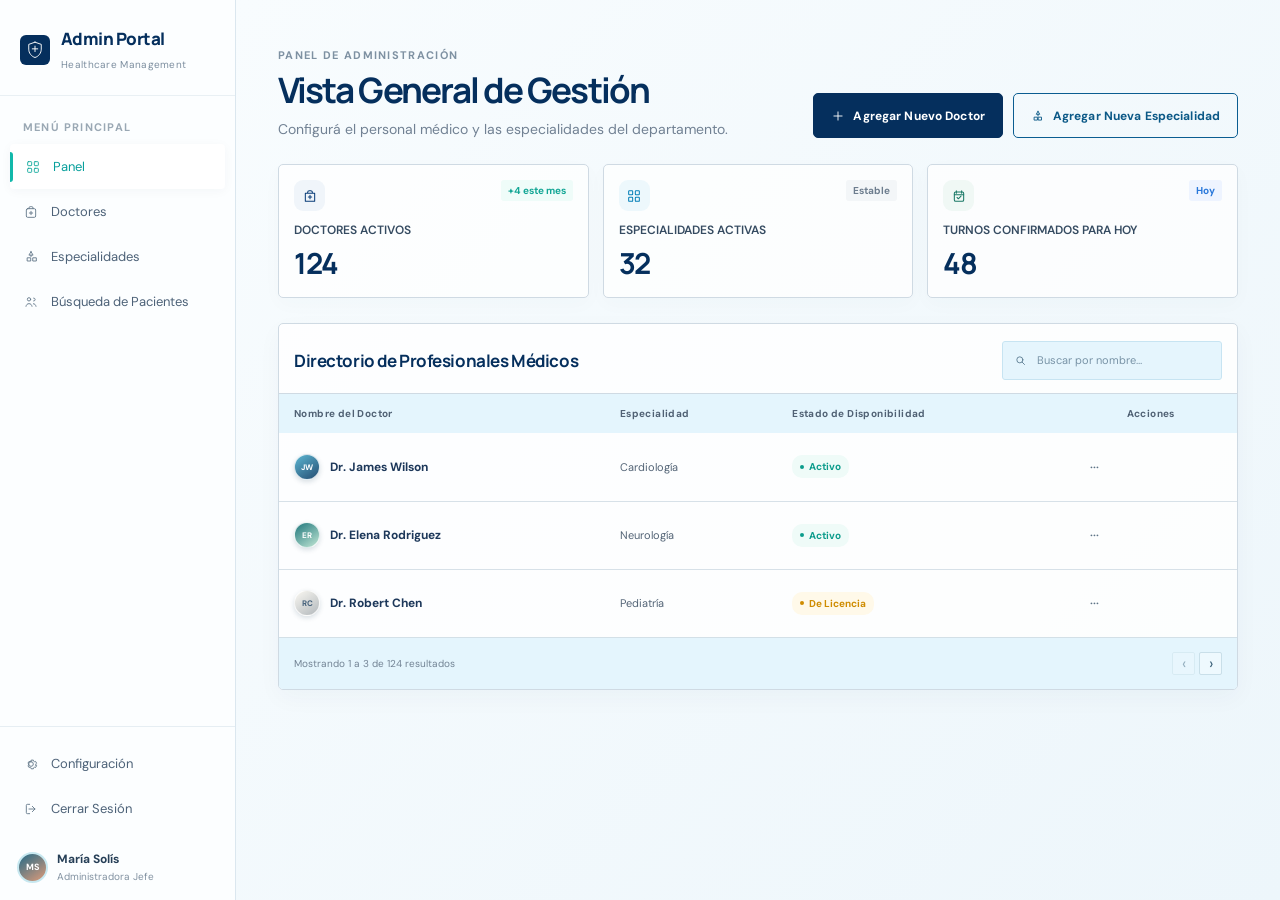
<file: dashboard/index.html>
<!DOCTYPE html>
<html lang="es">
  <head>
    <meta charset="UTF-8" />
    <meta name="viewport" content="width=device-width, initial-scale=1.0" />
    <meta name="description" content="Panel de administración de MedPortal" />
    <title>Panel | MedPortal</title>
    <link rel="stylesheet" href="dashboard.css" />
    <script src="dashboard.js" defer></script>
  </head>
  <body>
    <div class="app-shell">
      <div class="mobile-scrim" id="mobile-scrim" aria-hidden="true"></div>
      <aside class="sidebar" id="sidebar" aria-label="Navegación principal">
        <div class="sidebar__brand">
          <div class="sidebar__brand-mark" aria-hidden="true">
            <svg viewBox="0 0 32 32"><path d="M16 3.5 26 7v7.6c0 6.15-4.03 11.58-10 13.4-5.97-1.82-10-7.25-10-13.4V7l10-3.5Z" /><path d="M16 9.8v8.7M11.65 14.15h8.7" /></svg>
          </div>
          <div>
            <p>Admin Portal</p>
            <span>Healthcare Management</span>
          </div>
          <button class="sidebar-close" id="sidebar-close" type="button" aria-label="Cerrar menú">×</button>
        </div>

        <nav class="sidebar__nav">
          <p class="nav-label">Menú principal</p>
          <a class="nav-link is-active" href="index.html#panel" aria-current="page">
            <svg viewBox="0 0 24 24" aria-hidden="true"><rect x="4" y="4" width="6" height="6" rx="1" /><rect x="14" y="4" width="6" height="6" rx="1" /><rect x="4" y="14" width="6" height="6" rx="1" /><rect x="14" y="14" width="6" height="6" rx="1" /></svg>
            <span>Panel</span>
          </a>
          <a class="nav-link" href="index.html#doctores">
            <svg viewBox="0 0 24 24" aria-hidden="true"><rect x="5" y="7" width="14" height="13" rx="2" /><path d="M9 7V5.8A1.8 1.8 0 0 1 10.8 4h2.4A1.8 1.8 0 0 1 15 5.8V7M12 11v5M9.5 13.5h5" /></svg>
            <span>Doctores</span>
          </a>
          <a class="nav-link" href="especiality_dash.html">
            <svg viewBox="0 0 24 24" aria-hidden="true"><path d="m12 4 3.1 5.2H8.9L12 4ZM6.8 13.2h4.8V18H6.8zM15.2 13.2H20V18h-4.8z" /><path d="M12 9.2v2.2" /></svg>
            <span>Especialidades</span>
          </a>
          <a class="nav-link" href="especiality_dash.html#pacientes">
            <svg viewBox="0 0 24 24" aria-hidden="true"><circle cx="9" cy="8" r="2.5" /><path d="M4.5 18.5c.55-2.6 2.03-4 4.5-4s3.95 1.4 4.5 4M16 10.5a2.2 2.2 0 1 0 0-4.4M15.6 14.6c2.1.12 3.35 1.42 3.9 3.9" /></svg>
            <span>Búsqueda de Pacientes</span>
          </a>
        </nav>

        <div class="sidebar__bottom">
          <a class="nav-link" href="especiality_dash.html#configuracion">
            <svg viewBox="0 0 24 24" aria-hidden="true"><path d="M12 8.5a3.5 3.5 0 1 0 0 7 3.5 3.5 0 0 0 0-7Z" /><path d="m19.3 13.7 1.1.85-1.6 2.77-1.34-.52a7.2 7.2 0 0 1-1.75 1.02l-.2 1.42h-3.2l-.2-1.42a7.2 7.2 0 0 1-1.75-1.02l-1.34.52-1.6-2.77 1.1-.85a7.1 7.1 0 0 1 0-2l-1.1-.85 1.6-2.77 1.34.52a7.2 7.2 0 0 1 1.75-1.02l.2-1.42h3.2l.2 1.42a7.2 7.2 0 0 1 1.75 1.02l1.34-.52 1.6 2.77-1.1.85a7.1 7.1 0 0 1 0 2Z" /></svg>
            <span>Configuración</span>
          </a>
          <button class="nav-link nav-link--button" id="logout" type="button">
            <svg viewBox="0 0 24 24" aria-hidden="true"><path d="M10 5H6.5A1.5 1.5 0 0 0 5 6.5v11A1.5 1.5 0 0 0 6.5 19H10M14 8l4 4-4 4M9 12h9" /></svg>
            <span>Cerrar Sesión</span>
          </button>
          <div class="profile">
            <div class="profile__avatar">MS</div>
            <div><strong>María Solís</strong><span>Administradora Jefe</span></div>
          </div>
        </div>
      </aside>

      <main class="main-content" id="panel">
        <div class="content-wrap">
          <button class="menu-toggle mobile-menu-trigger" id="menu-toggle" type="button" aria-label="Abrir menú" aria-controls="sidebar" aria-expanded="false">
            <svg viewBox="0 0 24 24" aria-hidden="true"><path d="M4 7h16M4 12h16M4 17h16" /></svg>
            <span>Menú</span>
          </button>
          <section class="page-heading">
            <div>
              <p class="section-kicker">Panel de administración</p>
              <h1>Vista General de Gestión</h1>
              <p>Configurá el personal médico y las especialidades del departamento.</p>
            </div>
            <div class="heading-actions">
              <button class="button button--primary" type="button" data-action="doctor">
                <svg viewBox="0 0 24 24" aria-hidden="true"><path d="M12 5v14M5 12h14" /></svg>
                Agregar Nuevo Doctor
              </button>
              <button class="button button--outline" type="button" data-action="specialty">
                <svg viewBox="0 0 24 24" aria-hidden="true"><path d="m12 4 3 5H9l3-5ZM6 14h5v5H6zM13 14h5v5h-5zM12 9v3" /></svg>
                Agregar Nueva Especialidad
              </button>
            </div>
          </section>

          <section class="stats-grid" aria-label="Resumen de actividad">
            <article class="stat-card">
              <div class="stat-card__top"><span class="stat-icon stat-icon--blue"><svg viewBox="0 0 24 24"><path d="M5 8h14v12H5zM8.5 8V6.5A2.5 2.5 0 0 1 11 4h2a2.5 2.5 0 0 1 2.5 2.5V8M12 11v5M9.5 13.5h5" /></svg></span><span class="trend trend--up">+4 este mes</span></div>
              <p>Doctores activos</p><strong>124</strong>
            </article>
            <article class="stat-card">
              <div class="stat-card__top"><span class="stat-icon stat-icon--cyan"><svg viewBox="0 0 24 24"><rect x="4" y="4" width="6" height="6" rx="1" /><rect x="14" y="4" width="6" height="6" rx="1" /><rect x="4" y="14" width="6" height="6" rx="1" /><rect x="14" y="14" width="6" height="6" rx="1" /></svg></span><span class="trend">Estable</span></div>
              <p>Especialidades activas</p><strong>32</strong>
            </article>
            <article class="stat-card">
              <div class="stat-card__top"><span class="stat-icon stat-icon--green"><svg viewBox="0 0 24 24"><rect x="5" y="6" width="14" height="14" rx="2" /><path d="M8 4v4M16 4v4M5 10h14M9 14.2l2 2 4-4" /></svg></span><span class="trend trend--today">Hoy</span></div>
              <p>Turnos confirmados para hoy</p><strong>48</strong>
            </article>
          </section>

          <section class="directory-card" id="doctores" aria-labelledby="directory-title">
            <div class="directory-header">
              <div><p class="section-kicker">Directorio</p><h2 id="directory-title">Directorio de Profesionales Médicos</h2></div>
              <label class="search-box" for="doctor-search">
                <svg viewBox="0 0 24 24" aria-hidden="true"><circle cx="10.8" cy="10.8" r="5.6" /><path d="m15 15 4.4 4.4" /></svg>
                <input id="doctor-search" type="search" placeholder="Buscar por nombre…" />
              </label>
            </div>
            <div class="table-scroll">
              <table>
                <thead><tr><th>Nombre del Doctor</th><th>Especialidad</th><th>Estado de Disponibilidad</th><th>Acciones</th></tr></thead>
                <tbody id="doctor-table-body">
                  <tr data-doctor="james wilson cardiología"><td><div class="doctor-name"><span class="avatar avatar--james">JW</span><strong>Dr. James Wilson</strong></div></td><td>Cardiología</td><td><span class="availability availability--active"><i></i>Activo</span></td><td><button class="row-action" type="button" aria-label="Ver a Dr. James Wilson">···</button></td></tr>
                  <tr data-doctor="elena rodriguez neurología"><td><div class="doctor-name"><span class="avatar avatar--elena">ER</span><strong>Dr. Elena Rodriguez</strong></div></td><td>Neurología</td><td><span class="availability availability--active"><i></i>Activo</span></td><td><button class="row-action" type="button" aria-label="Ver a Dr. Elena Rodriguez">···</button></td></tr>
                  <tr data-doctor="robert chen pediatría"><td><div class="doctor-name"><span class="avatar avatar--robert">RC</span><strong>Dr. Robert Chen</strong></div></td><td>Pediatría</td><td><span class="availability availability--leave"><i></i>De Licencia</span></td><td><button class="row-action" type="button" aria-label="Ver a Dr. Robert Chen">···</button></td></tr>
                </tbody>
              </table>
            </div>
            <div class="directory-footer"><span id="results-count">Mostrando 1 a 3 de 124 resultados</span><div class="pagination"><button type="button" aria-label="Página anterior" disabled>‹</button><button type="button" aria-label="Página siguiente">›</button></div></div>
          </section>
        </div>
        <div class="toast" id="toast" role="status" aria-live="polite"></div>
      </main>
    </div>
  </body>
</html>
</file>
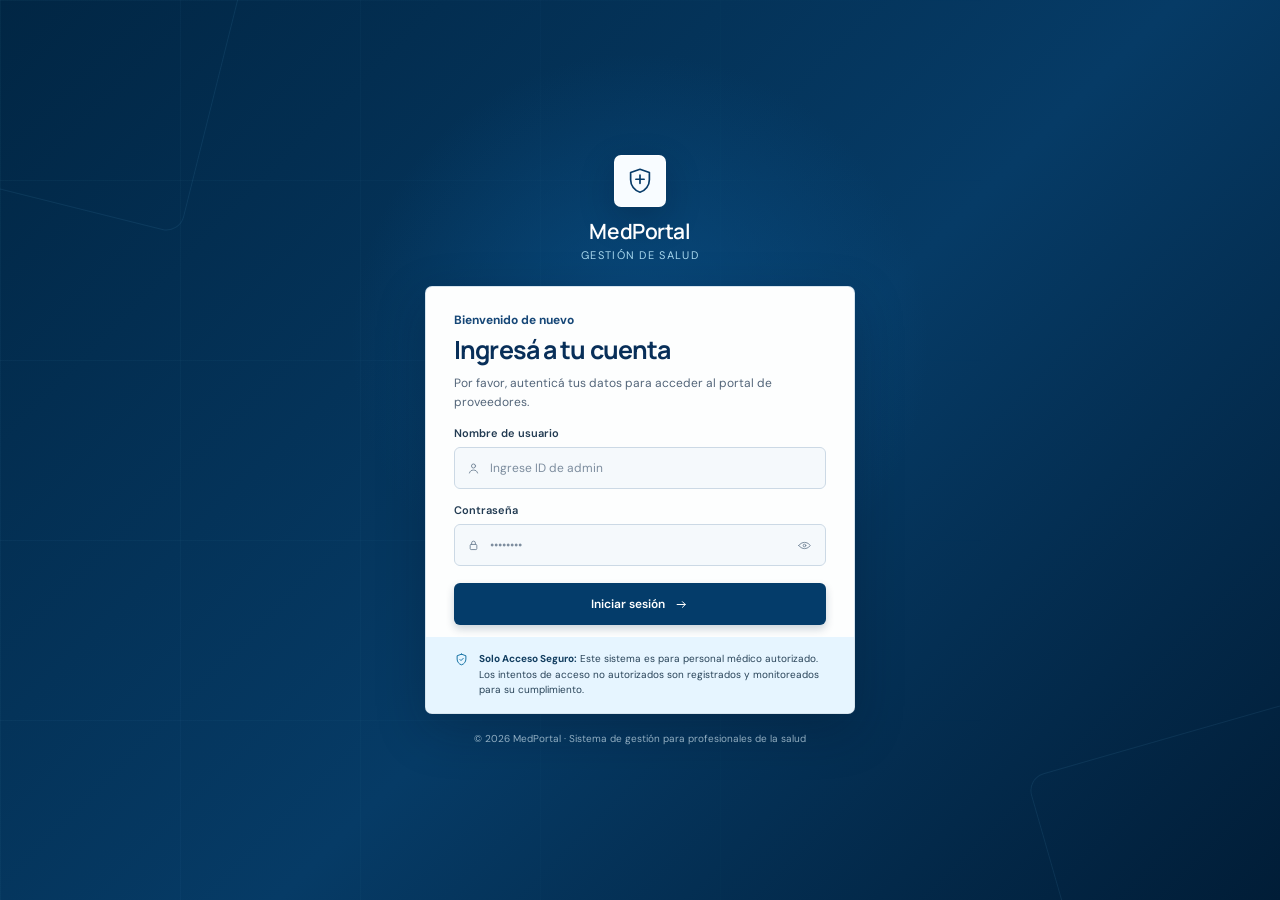
<file: login/index.html>
<!DOCTYPE html>
<html lang="es">
  <head>
    <meta charset="UTF-8" />
    <meta name="viewport" content="width=device-width, initial-scale=1.0" />
    <meta name="description" content="Acceso seguro al portal administrativo de MedPortal" />
    <title>Acceso | MedPortal</title>
    <link rel="stylesheet" href="login.css" />
    <script src="login.js" defer></script>
  </head>
  <body>
    <main class="login-page">
      <div class="ambient ambient--top" aria-hidden="true"></div>
      <div class="ambient ambient--bottom" aria-hidden="true"></div>

      <section class="login-shell" aria-labelledby="login-title">
        <div class="brand-lockup" aria-label="MedPortal">
          <div class="brand-mark" aria-hidden="true">
            <svg viewBox="0 0 32 32" role="img" focusable="false">
              <path d="M16 3.5 26 7v7.6c0 6.15-4.03 11.58-10 13.4-5.97-1.82-10-7.25-10-13.4V7l10-3.5Z" />
              <path d="M16 9.8v8.7M11.65 14.15h8.7" />
            </svg>
          </div>
          <p class="brand-name">MedPortal</p>
          <p class="brand-caption">Gestión de salud</p>
        </div>

        <form class="login-card" id="login-form" novalidate>
          <div class="login-card__intro">
            <p class="eyebrow">Bienvenido de nuevo</p>
            <h1 id="login-title">Ingresá a tu cuenta</h1>
            <p>Por favor, autenticá tus datos para acceder al portal de proveedores.</p>
          </div>

          <div class="field-group">
            <label for="username">Nombre de usuario</label>
            <div class="input-wrap">
              <span class="input-icon" aria-hidden="true">
                <svg viewBox="0 0 24 24"><circle cx="12" cy="8" r="3.25" /><path d="M5.5 19.2c.8-3.1 3.03-4.7 6.5-4.7s5.7 1.6 6.5 4.7" /></svg>
              </span>
              <input id="username" name="username" type="text" autocomplete="username" placeholder="Ingrese ID de admin" required />
            </div>
            <span class="field-error" id="username-error" role="alert"></span>
          </div>

          <div class="field-group">
            <label for="password">Contraseña</label>
            <div class="input-wrap">
              <span class="input-icon" aria-hidden="true">
                <svg viewBox="0 0 24 24"><rect x="6.7" y="10.3" width="10.6" height="8.2" rx="1.5" /><path d="M9 10.3V8a3 3 0 0 1 6 0v2.3" /></svg>
              </span>
              <input id="password" name="password" type="password" autocomplete="current-password" placeholder="••••••••" required />
              <button class="password-toggle" id="password-toggle" type="button" aria-label="Mostrar contraseña" aria-pressed="false">
                <svg class="eye-icon eye-icon--show" viewBox="0 0 24 24"><path d="M2.8 12s3.1-5 9.2-5 9.2 5 9.2 5-3.1 5-9.2 5-9.2-5-9.2-5Z" /><circle cx="12" cy="12" r="2.1" /></svg>
                <svg class="eye-icon eye-icon--hide" viewBox="0 0 24 24"><path d="m3.5 3.5 17 17M10.6 6.1c.45-.07.91-.1 1.4-.1 6.1 0 9.2 6 9.2 6a16 16 0 0 1-3.17 3.5M6.2 6.5C3.9 8.1 2.8 12 2.8 12s3.1 6 9.2 6c1.12 0 2.12-.2 3.02-.52" /><path d="M9.9 9.9a2.1 2.1 0 0 0 2.96 2.96" /></svg>
              </button>
            </div>
            <span class="field-error" id="password-error" role="alert"></span>
          </div>

          <button class="primary-button" type="submit">
            <span>Iniciar sesión</span>
            <svg viewBox="0 0 24 24" aria-hidden="true"><path d="M5 12h13M13.5 7.5 18 12l-4.5 4.5" /></svg>
          </button>
          <p class="form-status" id="form-status" role="status" aria-live="polite"></p>

          <div class="security-note">
            <svg viewBox="0 0 24 24" aria-hidden="true"><path d="M12 3.5 19 6v5.3c0 4.3-2.82 8.1-7 9.2-4.18-1.1-7-4.9-7-9.2V6l7-2.5Z" /><path d="m9.5 12 1.7 1.7 3.5-3.5" /></svg>
            <p><strong>Solo Acceso Seguro:</strong> Este sistema es para personal médico autorizado. Los intentos de acceso no autorizados son registrados y monitoreados para su cumplimiento.</p>
          </div>
        </form>

        <p class="login-footer">© 2026 MedPortal · Sistema de gestión para profesionales de la salud</p>
      </section>
    </main>
  </body>
</html>
</file>
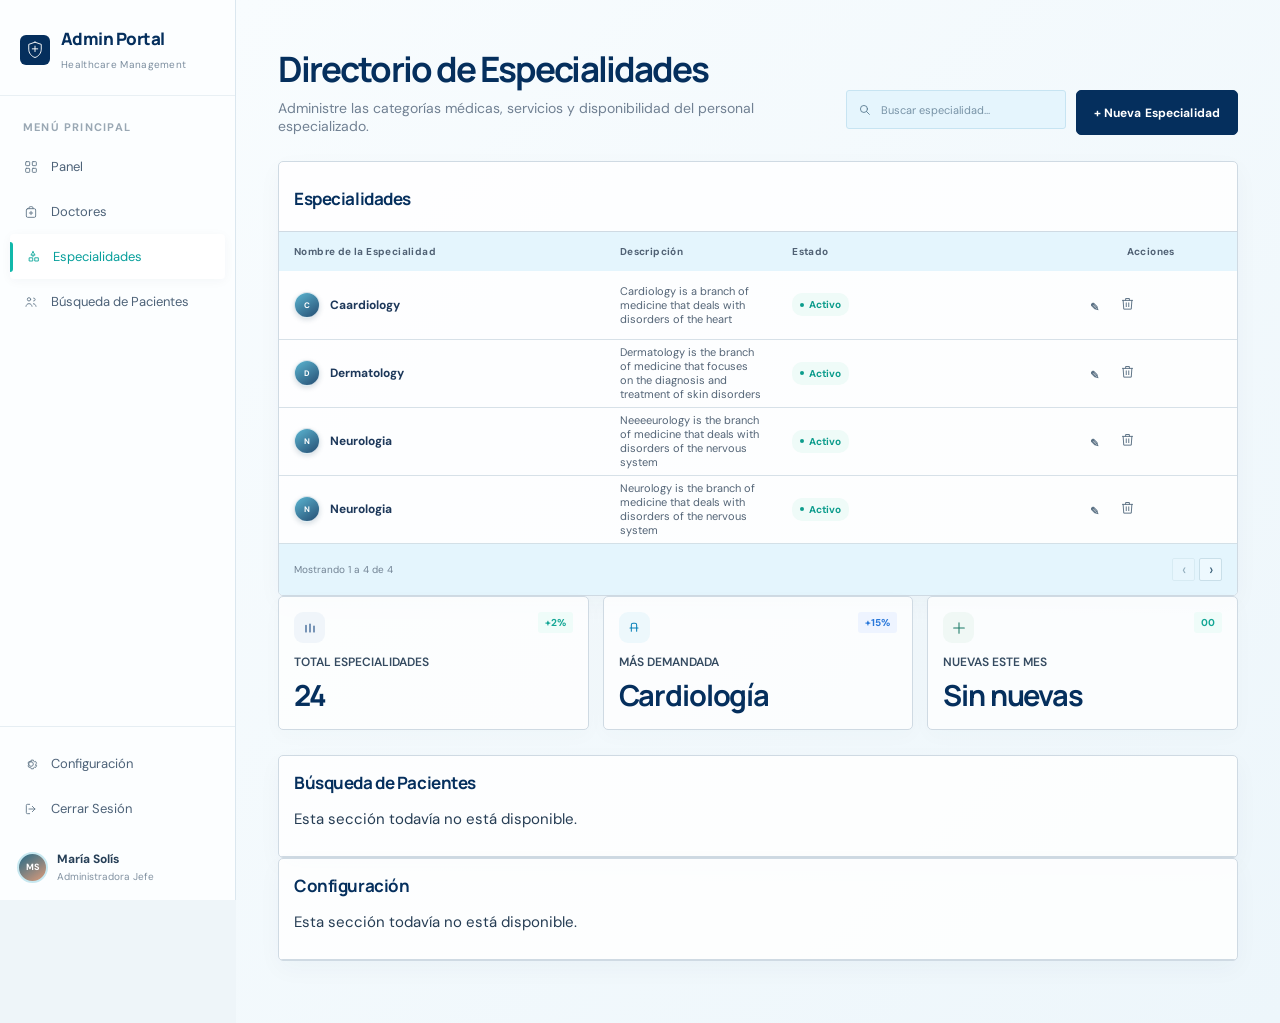
<file: dashboard/especiality_dash.html>
<!DOCTYPE html>
<html lang="es">
  <head>
    <meta charset="UTF-8" />
    <meta name="viewport" content="width=device-width, initial-scale=1.0" />
    <meta name="description" content="Panel de Especialidades" />
    <title>Panel | MedPortal</title>
    <link rel="stylesheet" href="dashboard.css" />
    <script type="module" src="speciality_dash.js" defer></script>
  </head>
  <body>
    <div class="app-shell">
      <div class="mobile-scrim" id="mobile-scrim" aria-hidden="true"></div>
      <aside class="sidebar" id="sidebar" aria-label="Navegación principal">
        <div class="sidebar__brand">
          <div class="sidebar__brand-mark" aria-hidden="true">
            <svg viewBox="0 0 32 32"><path d="M16 3.5 26 7v7.6c0 6.15-4.03 11.58-10 13.4-5.97-1.82-10-7.25-10-13.4V7l10-3.5Z" /><path d="M16 9.8v8.7M11.65 14.15h8.7" /></svg>
          </div>
          <div>
            <p>Admin Portal</p>
            <span>Healthcare Management</span>
          </div>
          <button class="sidebar-close" id="sidebar-close" type="button" aria-label="Cerrar menú">×</button>
        </div>

        <nav class="sidebar__nav">
          <p class="nav-label">Menú principal</p>
          <a class="nav-link" href="index.html#panel">
            <svg viewBox="0 0 24 24" aria-hidden="true"><rect x="4" y="4" width="6" height="6" rx="1" /><rect x="14" y="4" width="6" height="6" rx="1" /><rect x="4" y="14" width="6" height="6" rx="1" /><rect x="14" y="14" width="6" height="6" rx="1" /></svg>
            <span>Panel</span>
          </a>
          <a class="nav-link" href="index.html#doctores">
            <svg viewBox="0 0 24 24" aria-hidden="true"><rect x="5" y="7" width="14" height="13" rx="2" /><path d="M9 7V5.8A1.8 1.8 0 0 1 10.8 4h2.4A1.8 1.8 0 0 1 15 5.8V7M12 11v5M9.5 13.5h5" /></svg>
            <span>Doctores</span>
          </a>
          <a class="nav-link is-active" href="especiality_dash.html" aria-current="page">
            <svg viewBox="0 0 24 24" aria-hidden="true"><path d="m12 4 3.1 5.2H8.9L12 4ZM6.8 13.2h4.8V18H6.8zM15.2 13.2H20V18h-4.8z" /><path d="M12 9.2v2.2" /></svg>
            <span>Especialidades</span>
          </a>
          <a class="nav-link" href="#pacientes">
            <svg viewBox="0 0 24 24" aria-hidden="true"><circle cx="9" cy="8" r="2.5" /><path d="M4.5 18.5c.55-2.6 2.03-4 4.5-4s3.95 1.4 4.5 4M16 10.5a2.2 2.2 0 1 0 0-4.4M15.6 14.6c2.1.12 3.35 1.42 3.9 3.9" /></svg>
            <span>Búsqueda de Pacientes</span>
          </a>
        </nav>

        <div class="sidebar__bottom">
          <a class="nav-link" href="#configuracion">
            <svg viewBox="0 0 24 24" aria-hidden="true"><path d="M12 8.5a3.5 3.5 0 1 0 0 7 3.5 3.5 0 0 0 0-7Z" /><path d="m19.3 13.7 1.1.85-1.6 2.77-1.34-.52a7.2 7.2 0 0 1-1.75 1.02l-.2 1.42h-3.2l-.2-1.42a7.2 7.2 0 0 1-1.75-1.02l-1.34.52-1.6-2.77 1.1-.85a7.1 7.1 0 0 1 0-2l-1.1-.85 1.6-2.77 1.34.52a7.2 7.2 0 0 1 1.75-1.02l.2-1.42h3.2l.2 1.42a7.2 7.2 0 0 1 1.75 1.02l1.34-.52 1.6 2.77-1.1.85a7.1 7.1 0 0 1 0 2Z" /></svg>
            <span>Configuración</span>
          </a>
          <button class="nav-link nav-link--button" id="logout" type="button">
            <svg viewBox="0 0 24 24" aria-hidden="true"><path d="M10 5H6.5A1.5 1.5 0 0 0 5 6.5v11A1.5 1.5 0 0 0 6.5 19H10M14 8l4 4-4 4M9 12h9" /></svg>
            <span>Cerrar Sesión</span>
          </button>
          <div class="profile">
            <div class="profile__avatar">MS</div>
            <div><strong>María Solís</strong><span>Administradora Jefe</span></div>
          </div>
        </div>
      </aside>

      <main class="main-content" id="main-content">
        <div class="content-wrap">
          <button class="menu-toggle mobile-menu-trigger" id="menu-toggle" type="button" aria-label="Abrir menú" aria-controls="sidebar" aria-expanded="false">
            <svg viewBox="0 0 24 24" aria-hidden="true"><path d="M4 7h16M4 12h16M4 17h16" /></svg>
            <span>Menu</span>
          </button>

          <div class="specialty-listing" id="specialty-listing">
          <div class="page-heading">
            <div>
              <h1>Directorio de Especialidades</h1>
              <p>Administre las categorías médicas, servicios y disponibilidad del personal especializado.</p>
            </div>
            <div class="heading-actions">
              <label class="search-box" aria-label="Buscar especialidad">
                <svg viewBox="0 0 24 24" aria-hidden="true"><circle cx="11" cy="11" r="6.5" /><path d="M16 16l5 5" /></svg>
                <input id="specialty-search" type="search" placeholder="Buscar especialidad..." />
              </label>
              <button class="button button--primary" id="new-specialty" type="button">+ Nueva Especialidad</button>
            </div>
          </div>

          <div class="directory-card" id="especialidades">
            <div class="directory-header">
              <h2>Especialidades</h2>
            </div>

            <div class="table-scroll">
              <table>
                <thead>
                  <tr>
                    <th>Nombre de la Especialidad</th>
                    <th>Descripción</th>
                    <th>Estado</th>
                    <th>Acciones</th>
                  </tr>
                </thead>
                <tbody id="specialty-table-body">
                </tbody>
              </table>
            </div>

            <div class="directory-footer">
              <span id="specialty-count">Mostrando 4 de 24</span>
              <div class="pagination">
                <button type="button" disabled>‹</button>
                <button type="button">›</button>
              </div>
            </div>
          </div>

          <div class="stats-grid">
            <div class="stat-card">
              <div class="stat-card__top">
                <div class="stat-icon stat-icon--blue">
                  <svg viewBox="0 0 24 24" aria-hidden="true"><path d="M6 18V8M12 18V6M18 18v-9" /></svg>
                </div>
                <span class="trend trend--up">+2%</span>
              </div>
              <p>Total especialidades</p>
              <strong id="total-specialties">24</strong>
            </div>

            <div class="stat-card">
              <div class="stat-card__top">
                <div class="stat-icon stat-icon--cyan">
                  <svg viewBox="0 0 24 24" aria-hidden="true"><path d="M8 17V7.5A2.5 2.5 0 0 1 10.5 5h3A2.5 2.5 0 0 1 16 7.5V17" /><path d="M6 12h12" /></svg>
                </div>
                <span class="trend trend--today">+15%</span>
              </div>
              <p>Más demandada</p>
              <strong>Cardiología</strong>
            </div>

            <div class="stat-card">
              <div class="stat-card__top">
                <div class="stat-icon stat-icon--green">
                  <svg viewBox="0 0 24 24" aria-hidden="true"><path d="M12 4v16M4 12h16" /></svg>
                </div>
                <span class="trend trend--up" id="new-specialty-count">00</span>
              </div>
              <p>Nuevas este mes</p>
              <strong id="latest-new-specialty">Sin nuevas</strong>
            </div>
          </div>
          </div>

          <section class="specialty-form-view" id="specialty-form-view" aria-labelledby="specialty-form-title" hidden>
            <div class="form-breadcrumb">
              <button id="form-back-link" type="button">Especialidades</button>
              <span aria-hidden="true">›</span>
              <span id="form-mode-label">Agregar Nueva Especialidad</span>
            </div>
            <div class="specialty-form-heading">
              <h1 id="specialty-form-title">Registrar Nueva Especialidad</h1>
              <p>Complete la información técnica y administrativa para dar de alta una especialidad médica en el sistema hospitalario.</p>
            </div>
            <form class="specialty-form-card" id="specialty-form">
              <div class="form-field">
                <label for="specialty-name">Nombre de la Especialidad</label>
                <input id="specialty-name" name="name" type="text" placeholder="Ej. Cardiología Intervencionista" required />
              </div>
              <div class="form-field">
                <label for="specialty-description">Descripción</label>
                <textarea id="specialty-description" name="description" placeholder="Detalle el alcance de la especialidad, procedimientos principales y requisitos de derivación..." required></textarea>
              </div>
              <div class="form-field">
                <label for="specialty-status">Estado inicial</label>
                <select id="specialty-status" name="status">
                  <option value="active">Activo - Disponible para programación</option>
                  <option value="inactive">Inactivo - No disponible para programación</option>
                </select>
              </div>
              <div class="specialty-form-actions">
                <button class="button button--cancel" id="cancel-specialty" type="button">Cancelar</button>
                <button class="button button--primary" id="save-specialty-button" type="submit">
                  <svg viewBox="0 0 24 24" aria-hidden="true"><path d="M5 4h12l3 3v13H5z" /><path d="M8 4v6h8V4M8 20v-7h8v7" /></svg>
                  <span id="save-specialty-label">Guardar Especialidad</span>
                </button>
              </div>
            </form>
          </section>

          <section class="directory-card nav-placeholder" id="pacientes" aria-labelledby="patients-title">
            <div class="directory-header">
              <div><h2 id="patients-title">Búsqueda de Pacientes</h2><p>Esta sección todavía no está disponible.</p></div>
            </div>
          </section>

          <section class="directory-card nav-placeholder" id="configuracion" aria-labelledby="settings-title">
            <div class="directory-header">
              <div><h2 id="settings-title">Configuración</h2><p>Esta sección todavía no está disponible.</p></div>
            </div>
          </section>
        </div>
      </main>
    </div>
  </body>
</html>
</file>
<file: dashboard/dashboard.css>
﻿@import url('https://fonts.googleapis.com/css2?family=DM+Sans:wght@400;500;600;700&family=Manrope:wght@600;700;800&display=swap');

:root { --navy: #052f5d; --navy-2: #0a477e; --ink: #263d54; --muted: #718298; --pale: #f3f9fc; --pale-blue: #e3f4fd; --line: #cfdae3; --aqua: #16b4a7; }
* { box-sizing: border-box; }
html { scroll-behavior: smooth; }
body { margin: 0; min-width: 320px; color: var(--ink); background: #eef5f9; font-family: 'DM Sans', sans-serif; font-size: 15px; }
button, input { font: inherit; }
button { cursor: pointer; }
svg { fill: none; stroke: currentColor; stroke-linecap: round; stroke-linejoin: round; stroke-width: 1.55; }

.app-shell { display: flex; min-height: 100vh; min-height: 100dvh; }
.sidebar { position: fixed; z-index: 20; display: flex; width: 236px; height: 100vh; height: 100dvh; flex-direction: column; border-right: 1px solid #dbe7ef; background: rgba(252, 254, 255, .95); transition: transform .25s ease; }
.sidebar__brand { display: flex; min-height: 96px; padding: 24px 20px 20px; align-items: center; gap: 11px; border-bottom: 1px solid #e9f0f4; }
.sidebar__brand-mark { display: grid; width: 30px; height: 30px; place-items: center; border-radius: 6px; color: #fff; background: var(--navy); }
.sidebar__brand-mark svg { width: 20px; height: 20px; stroke-width: 1.5; }
.sidebar__brand p { margin: 0 0 3px; color: var(--navy); font-family: Manrope, sans-serif; font-size: 17px; font-weight: 800; letter-spacing: -.03em; }
.sidebar__brand span { color: #7c8e9f; font-size: 10px; letter-spacing: .03em; }
.sidebar-close { display: none; margin-left: auto; border: 0; color: #6d8191; background: transparent; font-size: 26px; line-height: 1; }
.sidebar__nav { padding: 24px 10px; }
.nav-label { margin: 0 13px 10px; color: #9aa8b4; font-size: 11px; font-weight: 700; letter-spacing: .11em; text-transform: uppercase; }
.nav-link { display: flex; width: 100%; min-height: 45px; padding: 0 13px; align-items: center; gap: 12px; border: 0; border-radius: 4px; color: #4d6278; background: transparent; font-size: 13px; text-decoration: none; transition: color .2s, background .2s; }
.nav-link svg { width: 16px; height: 16px; flex: 0 0 auto; color: #63788a; stroke-width: 1.35; }
.nav-link:hover { color: var(--navy); background: #f0f7fb; }
.nav-link.is-active { color: #079f9b; background: #fff; box-shadow: 0 2px 11px rgba(22, 59, 86, .04); }
.nav-link.is-active::before { width: 3px; height: 30px; margin-left: -13px; border-radius: 0 3px 3px 0; background: #11b8aa; content: ''; }
.nav-link.is-active svg { color: #11aa9e; }
.nav-link--button { text-align: left; }
.sidebar__bottom { margin-top: auto; padding: 14px 10px 17px; border-top: 1px solid #e6eef3; }
.profile { display: flex; margin-top: 12px; padding: 8px 7px 0; align-items: center; gap: 9px; }
.profile__avatar { display: grid; width: 31px; height: 31px; flex: 0 0 auto; place-items: center; border: 2px solid #c7e8f0; border-radius: 50%; color: #fff; background: linear-gradient(145deg, #246a87, #df9b79); font-size: 9px; font-weight: 700; }
.profile strong, .profile span { display: block; overflow: hidden; max-width: 130px; text-overflow: ellipsis; white-space: nowrap; }
.profile strong { color: #263f57; font-size: 12px; }
.profile span { margin-top: 3px; color: #8292a1; font-size: 10px; }

.main-content { width: calc(100% - 236px); min-height: 100vh; margin-left: 236px; background: linear-gradient(135deg, #f8fcfe 0%, #edf6fb 100%); }
.menu-toggle { display: none; padding: 6px; border: 0; color: var(--navy); background: transparent; }
.menu-toggle svg { width: 23px; height: 23px; }
.mobile-menu-trigger span { font-size: 13px; font-weight: 700; }
.content-wrap { max-width: 1220px; margin: 0 auto; padding: 48px 42px 62px; }
.page-heading { display: flex; margin-bottom: 26px; align-items: flex-end; justify-content: space-between; gap: 25px; }
.section-kicker { margin: 0 0 7px; color: #7e91a2; font-size: 11px; font-weight: 700; letter-spacing: .12em; text-transform: uppercase; }
.page-heading h1 { margin: 0; color: var(--navy); font-family: Manrope, sans-serif; font-size: clamp(28px, 3vw, 35px); letter-spacing: -.055em; line-height: 1.2; }
.page-heading p:last-child { margin: 9px 0 0; color: #718193; font-size: 14px; }
.heading-actions { display: flex; gap: 10px; }
.button { display: inline-flex; min-height: 45px; padding: 0 17px; align-items: center; justify-content: center; gap: 8px; border-radius: 5px; font-size: 12px; font-weight: 700; letter-spacing: .01em; white-space: nowrap; transition: transform .2s, box-shadow .2s, background .2s; }
.button svg { width: 14px; height: 14px; }
.button:hover { transform: translateY(-1px); box-shadow: 0 7px 13px rgba(8, 59, 99, .14); }
.button--primary { border: 1px solid var(--navy); color: #fff; background: var(--navy); }
.button--outline { border: 1px solid #0b5d91; color: #0c5987; background: transparent; }
.button--outline:hover { background: #e6f4fb; }

.stats-grid { display: grid; margin-bottom: 25px; grid-template-columns: repeat(3, 1fr); gap: 14px; }
.stat-card { min-height: 120px; padding: 15px 15px 14px; border: 1px solid var(--line); border-radius: 5px; background: rgba(255,255,255,.76); box-shadow: 0 6px 20px rgba(24, 65, 91, .025); }
.stat-card__top { display: flex; min-height: 40px; align-items: flex-start; justify-content: space-between; }
.stat-icon { display: grid; width: 31px; height: 31px; place-items: center; border-radius: 9px; }
.stat-icon svg { width: 16px; height: 16px; }
.stat-icon--blue { color: #093d78; background: #f0f5fa; }
.stat-icon--cyan { color: #0780b8; background: #edf8fc; }
.stat-icon--green { color: #197866; background: #f0f8f5; }
.trend { padding: 4px 7px; border-radius: 3px; color: #6d7d8e; background: #f3f6f8; font-size: 10px; font-weight: 700; }
.trend--up { color: #13a695; background: #effcf9; }
.trend--today { color: #2978da; background: #eef4ff; }
.stat-card p { margin: 2px 0 5px; color: #354b61; font-size: 12px; font-weight: 600; text-transform: uppercase; }
.stat-card strong { color: var(--navy); font-family: Manrope, sans-serif; font-size: 29px; letter-spacing: -.04em; }

.directory-card { overflow: hidden; border: 1px solid var(--line); border-radius: 5px; background: rgba(255,255,255,.85); box-shadow: 0 8px 25px rgba(27, 70, 96, .035); }
.specialty-listing[hidden], .specialty-form-view[hidden] { display: none; }
.specialty-form-view:not([hidden]) ~ .nav-placeholder { display: none; }
.form-breadcrumb { display: flex; margin: -6px 0 14px; align-items: center; gap: 9px; color: #8292a1; font-size: 11px; }
.form-breadcrumb button { padding: 0; border: 0; color: #385b7c; background: transparent; font: inherit; }
.form-breadcrumb button:hover { color: var(--navy); text-decoration: underline; }
.specialty-form-heading { margin-bottom: 17px; }
.specialty-form-heading h1 { margin: 0 0 5px; color: var(--navy); font-family: Manrope, sans-serif; font-size: 20px; font-weight: 700; }
.specialty-form-heading p { margin: 0; color: #596b7c; font-size: 12px; line-height: 1.6; }
.specialty-form-card { max-width: 680px; padding: 17px 15px 14px; border: 1px solid var(--line); border-radius: 2px; background: rgba(255,255,255,.88); box-shadow: 0 2px 5px rgba(27, 70, 96, .04); }
.form-field { display: grid; margin-bottom: 15px; gap: 5px; }
.form-field label { color: #36495c; font-size: 11px; font-weight: 600; }
.form-field input, .form-field textarea, .form-field select { width: 100%; min-height: 39px; padding: 9px 11px; border: 1px solid #cbd7e0; border-radius: 3px; outline: 0; color: #263d54; background: #fff; font-size: 11px; }
.form-field textarea { min-height: 112px; resize: vertical; }
.form-field input::placeholder, .form-field textarea::placeholder { color: #9cabb8; }
.form-field input:focus, .form-field textarea:focus, .form-field select:focus { border-color: #4783ad; box-shadow: 0 0 0 2px rgba(71, 131, 173, .12); }
.specialty-form-actions { display: flex; margin-top: 4px; padding-top: 14px; justify-content: flex-end; gap: 9px; border-top: 1px solid #e4ebf0; }
.specialty-form-actions .button { min-height: 39px; }
.specialty-form-actions .button svg { width: 13px; height: 13px; }
.button--cancel { border: 1px solid #477eab; color: #28658f; background: #fff; }
.button--cancel:hover { background: #f3f9fc; }
.directory-header { display: flex; min-height: 70px; padding: 15px 15px 12px; align-items: center; justify-content: space-between; gap: 15px; border-bottom: 1px solid var(--line); }
.directory-header .section-kicker { display: none; }
.directory-header h2 { margin: 0; color: var(--navy); font-family: Manrope, sans-serif; font-size: 17px; letter-spacing: -.025em; }
.search-box { display: flex; width: 220px; height: 39px; padding: 0 11px; align-items: center; gap: 8px; border: 1px solid #c7e4f2; border-radius: 3px; color: #52738a; background: #e5f5fd; }
.search-box svg { width: 13px; height: 13px; flex: 0 0 auto; }
.search-box input { width: 100%; min-width: 0; border: 0; outline: 0; color: var(--ink); background: transparent; font-size: 11px; }
.search-box input::placeholder { color: #7893a6; }
.table-scroll { overflow-x: auto; }
table { width: 100%; min-width: 700px; border-collapse: collapse; table-layout: fixed; }
th { height: 39px; padding: 0 15px; color: #506174; background: #e4f5fd; font-size: 10px; font-weight: 700; letter-spacing: .04em; text-align: left; text-transform: none; }
th:nth-child(1) { width: 34%; } th:nth-child(2) { width: 18%; } th:nth-child(3) { width: 30%; } th:nth-child(4) { width: 18%; text-align: center; }
td { height: 68px; padding: 0 15px; border-bottom: 1px solid #d7e1e8; color: #536476; font-size: 11px; }
tbody tr:last-child td { border-bottom: 0; }
tbody tr:hover { background: #f7fbfd; }
.doctor-name { display: flex; align-items: center; gap: 10px; color: #1d385a; }
.doctor-name strong { font-size: 12px; }
.avatar { display: grid; width: 26px; height: 26px; flex: 0 0 auto; place-items: center; overflow: hidden; border: 1px solid rgba(255,255,255,.8); border-radius: 50%; color: #fff; font-size: 8px; font-weight: 700; box-shadow: 0 2px 5px rgba(21, 57, 79, .16); }
.avatar--james { background: linear-gradient(145deg, #5cb6d2, #254d72); } .avatar--elena { background: linear-gradient(145deg, #1f777c, #c2e7d5); } .avatar--robert { color: #45617b; background: linear-gradient(145deg, #faf8f2, #b2b8bc); }
.availability { display: inline-flex; padding: 5px 8px; align-items: center; gap: 5px; border-radius: 10px; font-size: 10px; font-weight: 700; }
.availability i { width: 4px; height: 4px; border-radius: 50%; background: currentColor; }
.availability--active { color: #0c9c8c; background: #effbf8; }
.availability--leave { color: #cf8c00; background: #fff9e9; }
.row-action { display: inline-grid; width: 30px; height: 30px; padding: 0; place-items: center; border: 0; border-radius: 3px; color: #5d7386; background: transparent; font-weight: 700; }
.row-action svg { width: 15px; height: 15px; }
.row-action:hover { color: var(--navy); background: #eef7fb; }
.row-action[data-action="delete"]:hover { color: #b74343; background: #fff0f0; }
.directory-footer { display: flex; min-height: 52px; padding: 0 15px; align-items: center; justify-content: space-between; border-top: 1px solid #d3e0e7; color: #728394; background: #e4f5fd; font-size: 10px; }
.pagination { display: flex; gap: 4px; }
.pagination button { display: grid; width: 23px; height: 23px; place-items: center; border: 1px solid #c9dfe9; border-radius: 2px; color: #375d76; background: rgba(255,255,255,.35); font-size: 16px; line-height: 1; }
.pagination button:hover:not(:disabled) { background: #fff; }
.pagination button:disabled { cursor: not-allowed; opacity: .45; }
.mobile-scrim { display: none; }
.toast { position: fixed; z-index: 30; right: 25px; bottom: 24px; max-width: 280px; padding: 12px 16px; border: 1px solid #bce5dc; border-radius: 5px; color: #08796d; background: #effbf8; box-shadow: 0 9px 25px rgba(24, 75, 86, .16); font-size: 11px; opacity: 0; pointer-events: none; transform: translateY(8px); transition: opacity .2s, transform .2s; }
.toast.is-visible { opacity: 1; transform: translateY(0); }

@media (max-width: 900px) {
  .content-wrap { padding: 32px 25px 52px; }
  .page-heading { align-items: flex-start; flex-direction: column; }
  .heading-actions { width: 100%; }
}
@media (max-width: 700px) {
  .sidebar { transform: translateX(-100%); box-shadow: 12px 0 30px rgba(7, 38, 60, .12); }
  .sidebar.is-open { transform: translateX(0); }
  .sidebar-close { display: block; }
  .mobile-scrim { position: fixed; z-index: 10; inset: 0; display: block; background: rgba(2, 26, 46, .42); opacity: 0; pointer-events: none; transition: opacity .25s; }
  .mobile-scrim.is-visible { opacity: 1; pointer-events: auto; }
  .main-content { width: 100%; margin-left: 0; }
  .mobile-menu-trigger { display: flex; margin: -9px 0 22px -7px; align-items: center; gap: 8px; }
  .content-wrap { padding: 27px 18px 45px; }
  .stats-grid { grid-template-columns: 1fr; }
  .stat-card { min-height: 105px; }
}
@media (max-width: 480px) {
  .heading-actions { flex-direction: column; }
  .button { width: 100%; }
  .specialty-form-card { padding: 14px 12px; }
  .specialty-form-actions { align-items: stretch; flex-direction: column-reverse; }
  .directory-header { align-items: flex-start; flex-direction: column; }
  .search-box { width: 100%; }
  .directory-footer { gap: 10px; }
}
@media (prefers-reduced-motion: reduce) { *, *::before, *::after { scroll-behavior: auto !important; transition-duration: .01ms !important; animation-duration: .01ms !important; } }
</file>
<file: login/login.css>
@import url('https://fonts.googleapis.com/css2?family=DM+Sans:wght@400;500;600;700&family=Manrope:wght@500;600;700;800&display=swap');

:root {
  color-scheme: dark;
  --navy-950: #011d37;
  --navy-900: #02284b;
  --navy-800: #063c6b;
  --blue-100: #e6f5ff;
  --blue-500: #68c3ec;
  --ink: #102a43;
  --muted: #536579;
  --line: #ccd9e5;
}

* { box-sizing: border-box; }

body {
  margin: 0;
  min-width: 320px;
  font-family: 'DM Sans', sans-serif;
  color: var(--ink);
  background: var(--navy-950);
}

button, input { font: inherit; }
button { cursor: pointer; }

.login-page {
  position: relative;
  display: grid;
  min-height: 100vh;
  min-height: 100dvh;
  place-items: center;
  overflow: hidden;
  padding: 36px 20px;
  isolation: isolate;
  background:
    radial-gradient(circle at 50% 38%, rgba(10, 81, 137, .72), transparent 34%),
    linear-gradient(135deg, #012644 0%, #063b66 54%, #011d37 100%);
}

.login-page::before {
  position: absolute;
  z-index: -1;
  inset: 0;
  background-image: linear-gradient(rgba(116, 195, 235, .06) 1px, transparent 1px), linear-gradient(90deg, rgba(116, 195, 235, .06) 1px, transparent 1px);
  background-size: 180px 180px;
  content: '';
  mask-image: linear-gradient(90deg, rgba(0,0,0,.8), transparent 80%);
}

.ambient {
  position: absolute;
  z-index: -1;
  width: 370px;
  height: 370px;
  border: 1px solid rgba(111, 199, 239, .09);
  border-radius: 18px;
  transform: rotate(14deg);
}

.ambient--top { top: -175px; left: -140px; }
.ambient--bottom { right: -160px; bottom: -190px; transform: rotate(-16deg); }

.login-shell {
  width: min(100%, 430px);
  animation: rise-in .7s cubic-bezier(.22, 1, .36, 1) both;
}

.brand-lockup { margin-bottom: 24px; text-align: center; color: #fff; }

.brand-mark {
  display: grid;
  width: 52px;
  height: 52px;
  margin: 0 auto 10px;
  place-items: center;
  border: 1px solid rgba(255,255,255,.8);
  border-radius: 7px;
  background: #f8fcff;
  box-shadow: 0 12px 35px rgba(0, 12, 30, .22);
}

.brand-mark svg { width: 30px; height: 30px; fill: none; stroke: #073b69; stroke-linecap: round; stroke-linejoin: round; stroke-width: 1.8; }
.brand-name { margin: 0; font-family: Manrope, sans-serif; font-size: 21px; font-weight: 600; letter-spacing: -.02em; }
.brand-caption { margin: 3px 0 0; color: #a8d8ee; font-size: 11px; letter-spacing: .12em; text-transform: uppercase; }

.login-card {
  overflow: hidden;
  border: 1px solid rgba(206, 222, 234, .8);
  border-radius: 7px;
  background: #fdfefe;
  box-shadow: 0 16px 48px rgba(0, 15, 32, 0.25);
}

.login-card__intro { padding: 25px 28px 15px; }
.eyebrow { margin: 0 0 7px; color: #164777; font-size: 12px; font-weight: 700; }
.login-card h1 { margin: 0; color: #082f59; font-family: Manrope, sans-serif; font-size: clamp(22px, 5vw, 25px); letter-spacing: -.035em; line-height: 1.18; }
.login-card__intro > p:last-child { max-width: 320px; margin: 9px 0 0; color: var(--muted); font-size: 12px; line-height: 1.55; }

.field-group { padding: 0 28px; }
.field-group + .field-group { margin-top: 14px; }
.field-group label { display: block; margin-bottom: 7px; color: #223b52; font-size: 11px; font-weight: 600; }
.input-wrap { position: relative; }
.input-wrap input { width: 100%; height: 42px; padding: 0 40px 0 35px; border: 1px solid var(--line); border-radius: 6px; outline: 0; color: var(--ink); background: #f5f9fc; font-size: 12px; transition: border-color .2s, box-shadow .2s, background .2s; }
.input-wrap input::placeholder { color: #7d8d9e; }
.input-wrap input:focus { border-color: #1689c4; background: #fff; box-shadow: 0 0 0 3px rgba(27, 151, 208, .14); }
.input-wrap.is-invalid input { border-color: #ca4b54; }
.input-icon { position: absolute; top: 0; left: 11px; display: grid; width: 16px; height: 42px; place-items: center; color: #718497; pointer-events: none; }
.input-icon svg, .password-toggle svg { width: 15px; height: 15px; fill: none; stroke: currentColor; stroke-linecap: round; stroke-linejoin: round; stroke-width: 1.45; }
.password-toggle { position: absolute; top: 0; right: 8px; display: grid; width: 28px; height: 42px; padding: 0; place-items: center; border: 0; color: #718497; background: transparent; }
.password-toggle:hover { color: #0a4b7d; }
.eye-icon--hide { display: none; }
.password-toggle.is-visible .eye-icon--show { display: none; }
.password-toggle.is-visible .eye-icon--hide { display: block; }
.field-error { display: block; min-height: 0; margin-top: 4px; color: #b4232d; font-size: 10px; }
.field-error:not(:empty) { min-height: 14px; }

.primary-button { display: flex; width: calc(100% - 56px); min-height: 42px; margin: 17px 28px 19px; align-items: center; justify-content: center; gap: 9px; border: 0; border-radius: 6px; color: #fff; background: #043c6a; box-shadow: 0 4px 8px rgba(2, 38, 69, .2); font-size: 12px; font-weight: 600; transition: transform .2s, background .2s, box-shadow .2s; }
.primary-button svg { width: 15px; height: 15px; fill: none; stroke: currentColor; stroke-linecap: round; stroke-linejoin: round; stroke-width: 1.6; }
.primary-button:hover { background: #075487; box-shadow: 0 7px 16px rgba(2, 38, 69, .25); transform: translateY(-1px); }
.primary-button:active { transform: translateY(0); }
.primary-button:focus-visible, .password-toggle:focus-visible { outline: 3px solid rgba(31, 160, 218, .35); outline-offset: 2px; }
.form-status { min-height: 0; margin: -7px 28px 16px; color: #b4232d; font-size: 11px; text-align: center; }
.form-status.is-success { color: #087d66; }

.security-note { display: flex; gap: 10px; padding: 14px 28px 15px; color: #284358; background: var(--blue-100); font-size: 10px; line-height: 1.55; }
.security-note svg { flex: 0 0 auto; width: 15px; height: 15px; margin-top: 1px; fill: none; stroke: #0a6b9f; stroke-linecap: round; stroke-linejoin: round; stroke-width: 1.5; }
.security-note p { margin: 0; }
.security-note strong { color: #123e60; }
.login-footer { margin: 18px 0 0; color: rgba(218, 239, 249, .66); font-size: 10px; text-align: center; }

@keyframes rise-in { from { opacity: 0; transform: translateY(16px); } to { opacity: 1; transform: translateY(0); } }
@media (max-width: 480px) { .login-page { padding: 22px 16px; } .login-card__intro, .field-group, .security-note { padding-left: 22px; padding-right: 22px; } .primary-button { width: calc(100% - 44px); margin-right: 22px; margin-left: 22px; } .form-status { margin-right: 22px; margin-left: 22px; } }
@media (prefers-reduced-motion: reduce) { .login-shell { animation: none; } *, *::before, *::after { scroll-behavior: auto !important; transition-duration: .01ms !important; animation-duration: .01ms !important; } }
</file>
